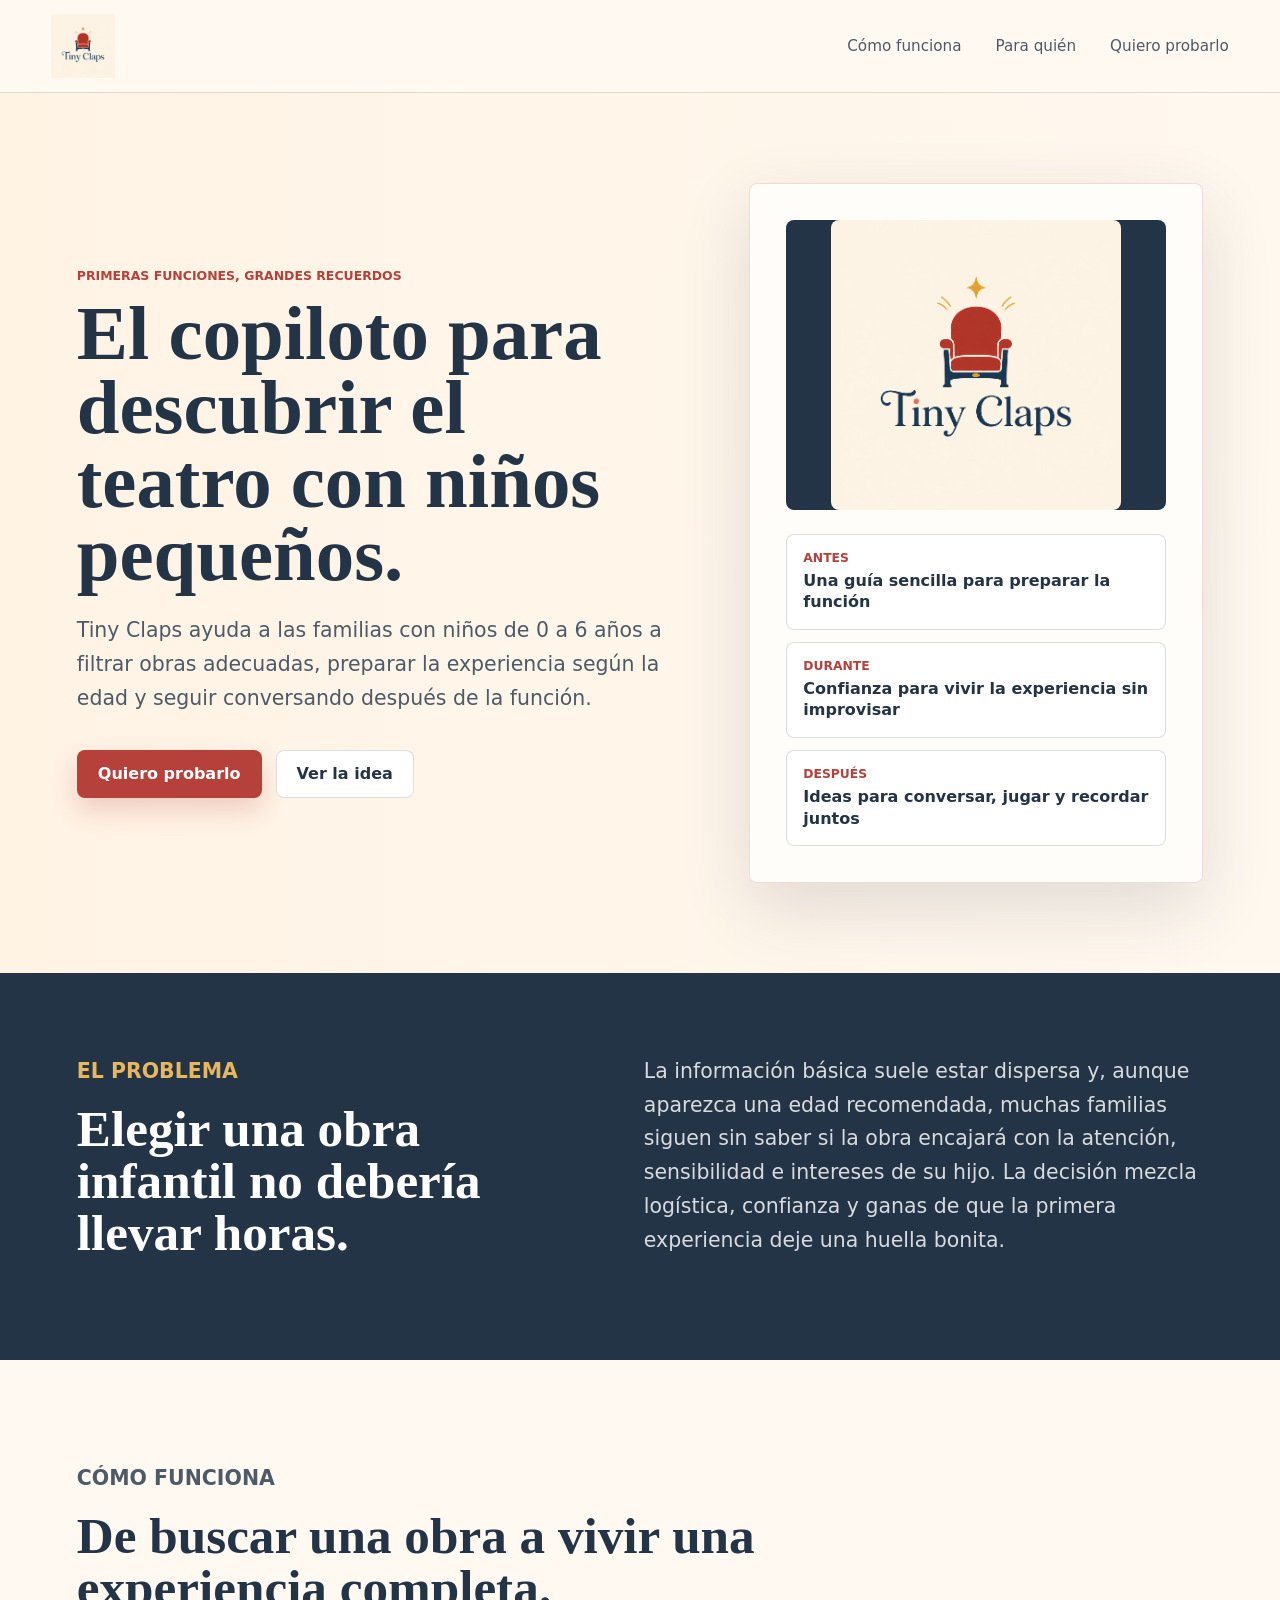
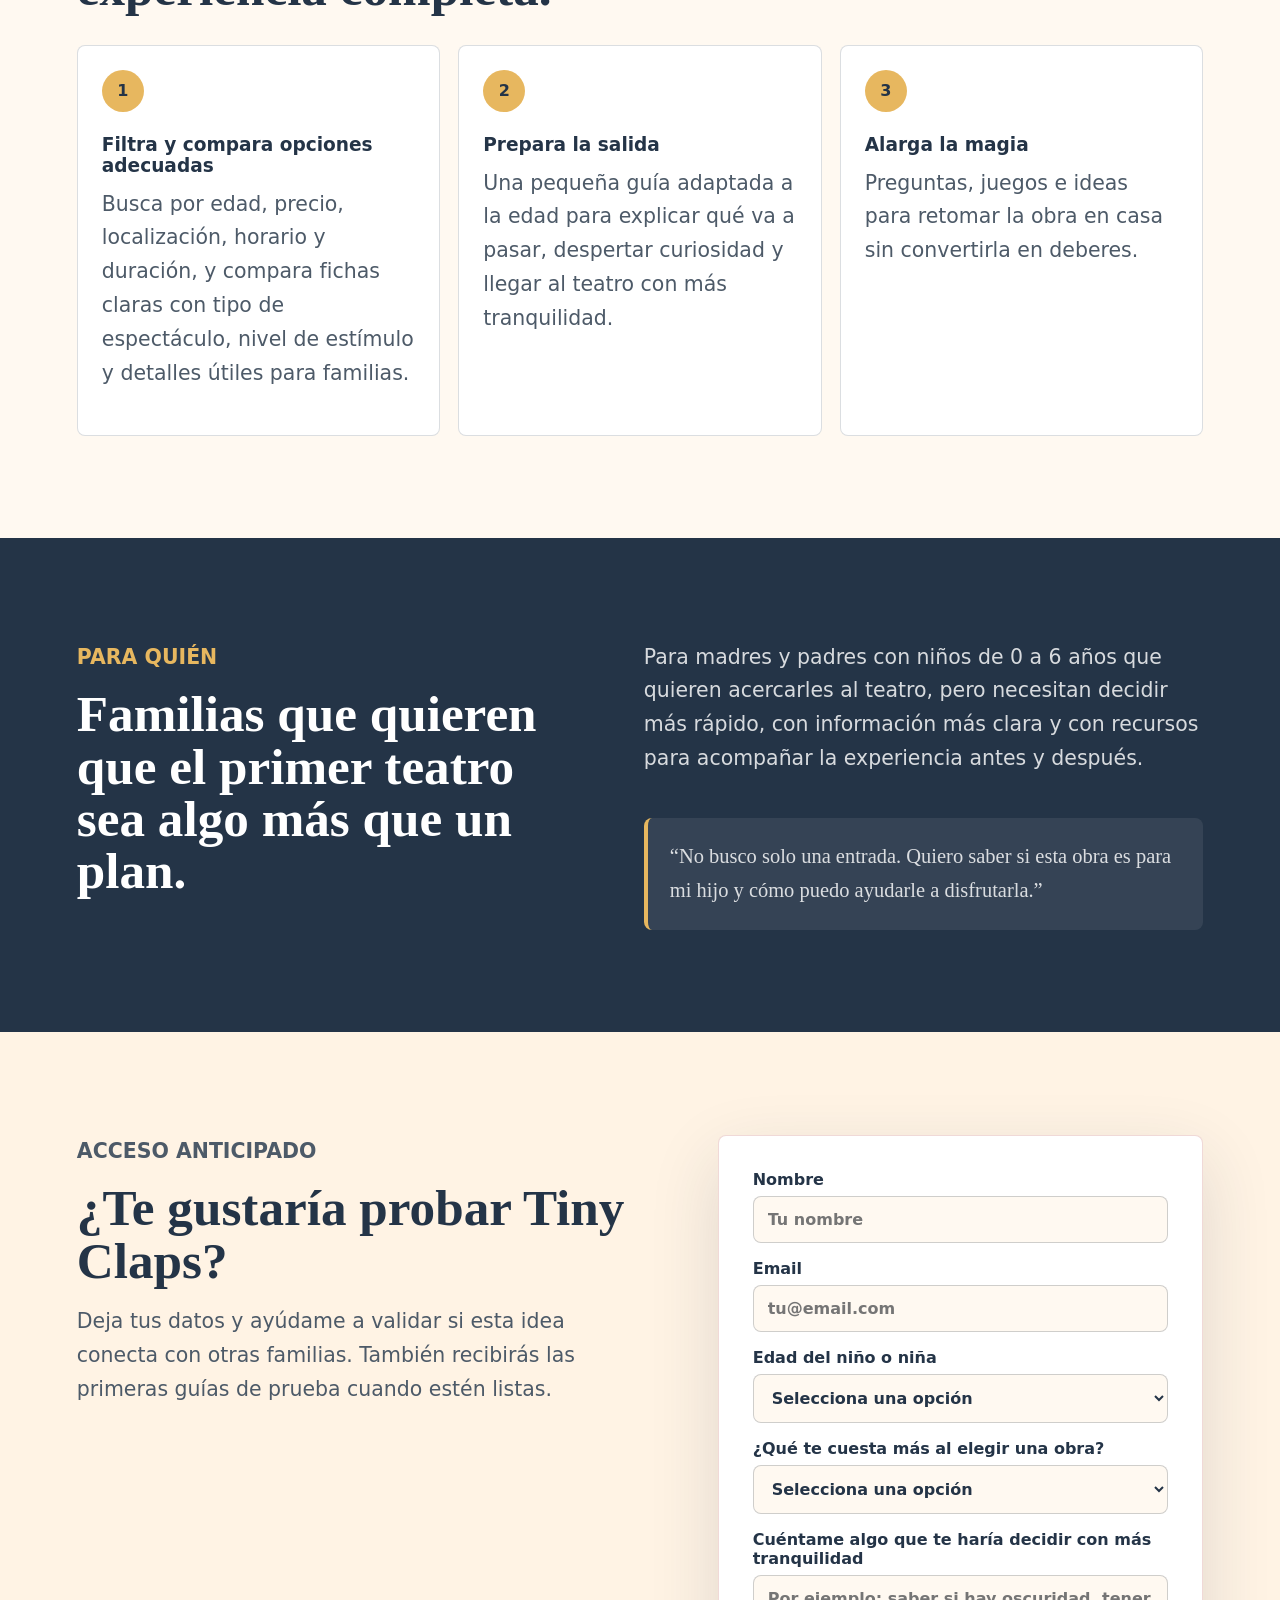
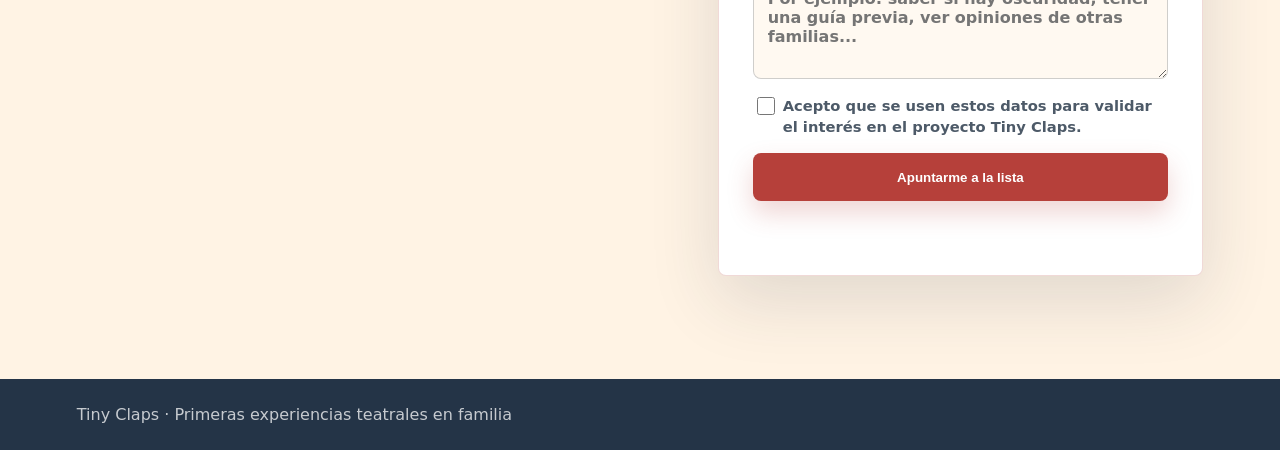
<file: index.html>
<!doctype html>
<html lang="es">
  <head>
    <meta charset="utf-8">
    <meta name="viewport" content="width=device-width, initial-scale=1">
    <title>Tiny Claps | Primeras experiencias teatrales en familia</title>
    <meta
      name="description"
      content="Tiny Claps ayuda a familias con niños de 0 a 6 años a filtrar, preparar y recordar sus primeras experiencias teatrales."
    >
    <link rel="stylesheet" href="styles.css">
  </head>
  <body>
    <header class="site-header" aria-label="Cabecera">
      <a class="brand" href="#inicio" aria-label="Tiny Claps">
        <img src="assets/tiny-claps-logo.png" alt="Tiny Claps" class="brand-logo">
      </a>
      <nav class="nav" aria-label="Navegación principal">
        <a href="#como-funciona">Cómo funciona</a>
        <a href="#familias">Para quién</a>
        <a href="#lista">Quiero probarlo</a>
      </nav>
    </header>

    <main>
      <section class="hero" id="inicio">
        <div class="hero-copy">
          <p class="eyebrow">Primeras funciones, grandes recuerdos</p>
          <h1>El copiloto para descubrir el teatro con niños pequeños.</h1>
          <p class="hero-text">
            Tiny Claps ayuda a las familias con niños de 0 a 6 años a filtrar obras adecuadas,
            preparar la experiencia según la edad y seguir conversando después de la función.
          </p>
          <div class="hero-actions">
            <a class="button primary" href="#lista">Quiero probarlo</a>
            <a class="button secondary" href="#como-funciona">Ver la idea</a>
          </div>
        </div>

        <aside class="hero-panel" aria-label="Ejemplo de acompañamiento">
          <div class="mini-stage">
            <img src="assets/tiny-claps-logo.png" alt="" aria-hidden="true">
          </div>
          <div class="experience-list">
            <div>
              <span>Antes</span>
              <strong>Una guía sencilla para preparar la función</strong>
            </div>
            <div>
              <span>Durante</span>
              <strong>Confianza para vivir la experiencia sin improvisar</strong>
            </div>
            <div>
              <span>Después</span>
              <strong>Ideas para conversar, jugar y recordar juntos</strong>
            </div>
          </div>
        </aside>
      </section>

      <section class="problem-band" aria-label="Problema">
        <div class="section-inner two-columns">
          <div>
            <p class="eyebrow">El problema</p>
            <h2>Elegir una obra infantil no debería llevar horas.</h2>
          </div>
          <p>
            La información básica suele estar dispersa y, aunque aparezca una edad recomendada,
            muchas familias siguen sin saber si la obra encajará con la atención, sensibilidad
            e intereses de su hijo. La decisión mezcla logística, confianza y ganas de que la
            primera experiencia deje una huella bonita.
          </p>
        </div>
      </section>

      <section class="section" id="como-funciona">
        <div class="section-heading">
          <p class="eyebrow">Cómo funciona</p>
          <h2>De buscar una obra a vivir una experiencia completa.</h2>
        </div>
        <div class="steps">
          <article>
            <span class="step-number">1</span>
            <h3>Filtra y compara opciones adecuadas</h3>
            <p>
              Busca por edad, precio, localización, horario y duración, y compara fichas claras
              con tipo de espectáculo, nivel de estímulo y detalles útiles para familias.
            </p>
          </article>
          <article>
            <span class="step-number">2</span>
            <h3>Prepara la salida</h3>
            <p>
              Una pequeña guía adaptada a la edad para explicar qué va a pasar, despertar
              curiosidad y llegar al teatro con más tranquilidad.
            </p>
          </article>
          <article>
            <span class="step-number">3</span>
            <h3>Alarga la magia</h3>
            <p>
              Preguntas, juegos e ideas para retomar la obra en casa sin convertirla en deberes.
            </p>
          </article>
        </div>
      </section>

      <section class="section audience" id="familias">
        <div class="section-inner two-columns">
          <div>
            <p class="eyebrow">Para quién</p>
            <h2>Familias que quieren que el primer teatro sea algo más que un plan.</h2>
          </div>
          <div class="audience-copy">
            <p>
              Para madres y padres con niños de 0 a 6 años que quieren acercarles al teatro,
              pero necesitan decidir más rápido, con información más clara y con recursos
              para acompañar la experiencia antes y después.
            </p>
            <p class="quote">
              “No busco solo una entrada. Quiero saber si esta obra es para mi hijo y cómo
              puedo ayudarle a disfrutarla.”
            </p>
          </div>
        </div>
      </section>

      <section class="signup-section" id="lista">
        <div class="signup-copy">
          <p class="eyebrow">Acceso anticipado</p>
          <h2>¿Te gustaría probar Tiny Claps?</h2>
          <p>
            Deja tus datos y ayúdame a validar si esta idea conecta con otras familias.
            También recibirás las primeras guías de prueba cuando estén listas.
          </p>
        </div>

        <form class="signup-form" id="interestForm" name="tiny-claps-interest" method="POST" action="https://formsubmit.co/c263b5c82e6ff4217a54aa49a2b78fde">
          <input type="hidden" name="_subject" value="New landing page form submission for Tiny Claps">
          <input type="hidden" name="_template" value="table">
          <label>
            Nombre
            <input name="name" type="text" autocomplete="name" placeholder="Tu nombre" required>
          </label>
          <label>
            Email
            <input name="email" type="email" autocomplete="email" placeholder="tu@email.com" required>
          </label>
          <label>
            Edad del niño o niña
            <select name="childAge" required>
              <option value="">Selecciona una opción</option>
              <option>0-12 meses</option>
              <option>1 año</option>
              <option>2 años</option>
              <option>3 años</option>
              <option>4 años</option>
              <option>5 años</option>
              <option>6 años</option>
              <option>Más de 6 años</option>
            </select>
          </label>
          <label>
            ¿Qué te cuesta más al elegir una obra?
            <select name="friction" required>
              <option value="">Selecciona una opción</option>
              <option>Encontrar información básica clara</option>
              <option>Saber si es adecuada para su edad real</option>
              <option>Valorar duración, ruido, oscuridad o estímulos</option>
              <option>Preparar la experiencia antes de ir</option>
              <option>Retomar la experiencia después</option>
            </select>
          </label>
          <label>
            Cuéntame algo que te haría decidir con más tranquilidad
            <textarea name="comment" rows="4" placeholder="Por ejemplo: saber si hay oscuridad, tener una guía previa, ver opiniones de otras familias..."></textarea>
          </label>
          <label class="checkbox">
            <input name="consent" type="checkbox" required>
            <span>Acepto que se usen estos datos para validar el interés en el proyecto Tiny Claps.</span>
          </label>
          <button class="button primary full" type="submit" id="interestButton">Apuntarme a la lista</button>
          <p class="form-message" id="formMessage" role="status" aria-live="polite"></p>
        </form>
      </section>
    </main>

    <footer class="footer">
      <p>Tiny Claps · Primeras experiencias teatrales en familia</p>
    </footer>
    <script src="script.js"></script>
  </body>
</html>
</file>
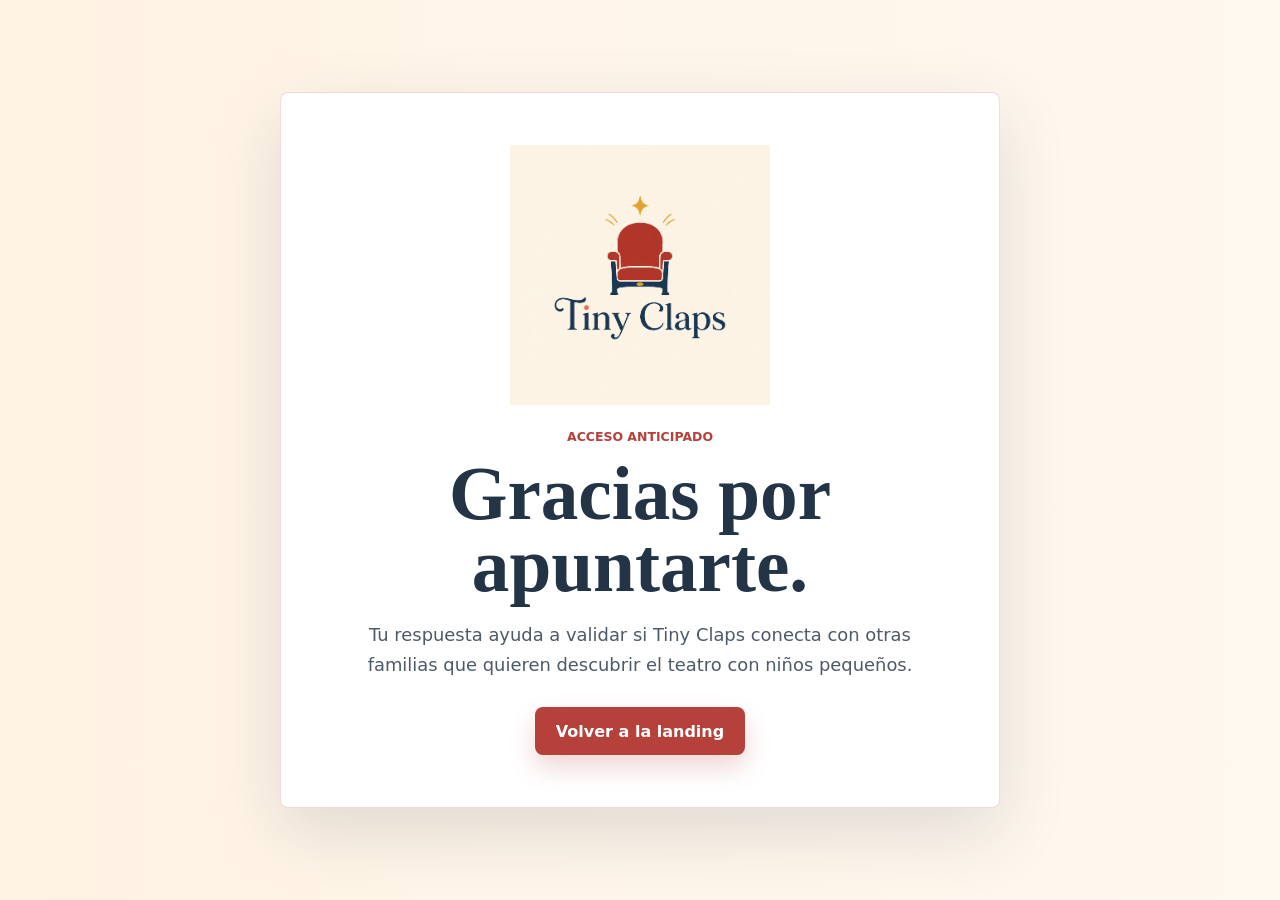
<file: gracias.html>
<!doctype html>
<html lang="es">
  <head>
    <meta charset="utf-8">
    <meta name="viewport" content="width=device-width, initial-scale=1">
    <title>Gracias | Tiny Claps</title>
    <link rel="stylesheet" href="styles.css">
  </head>
  <body>
    <main class="thanks-page">
      <section class="thanks-card">
        <img src="assets/tiny-claps-logo.png" alt="Tiny Claps" class="thanks-logo">
        <p class="eyebrow">Acceso anticipado</p>
        <h1>Gracias por apuntarte.</h1>
        <p>
          Tu respuesta ayuda a validar si Tiny Claps conecta con otras familias que quieren
          descubrir el teatro con niños pequeños.
        </p>
        <a class="button primary" href="/">Volver a la landing</a>
      </section>
    </main>
  </body>
</html>
</file>
<file: styles.css>
:root {
  --curtain: #b6403a;
  --coral: #e9826a;
  --cream: #fff3e4;
  --paper: #fff9f1;
  --night: #243447;
  --gold: #e7b75f;
  --ink-soft: #4d5a68;
  --line: rgba(36, 52, 71, 0.16);
  --shadow: 0 24px 70px rgba(36, 52, 71, 0.14);
}

* {
  box-sizing: border-box;
}

html {
  scroll-behavior: smooth;
}

body {
  margin: 0;
  color: var(--night);
  background: var(--paper);
  font-family: Inter, ui-sans-serif, system-ui, -apple-system, BlinkMacSystemFont, "Segoe UI", sans-serif;
}

img {
  max-width: 100%;
  display: block;
}

a {
  color: inherit;
  text-decoration: none;
}

.site-header {
  position: sticky;
  top: 0;
  z-index: 10;
  display: flex;
  align-items: center;
  justify-content: space-between;
  gap: 24px;
  padding: 14px clamp(18px, 4vw, 56px);
  background: rgba(255, 249, 241, 0.92);
  border-bottom: 1px solid var(--line);
  backdrop-filter: blur(16px);
}

.brand-logo {
  width: 148px;
  height: 64px;
  object-fit: contain;
  object-position: left center;
}

.nav {
  display: flex;
  align-items: center;
  gap: clamp(14px, 3vw, 34px);
  color: var(--ink-soft);
  font-size: 0.95rem;
}

.nav a:hover {
  color: var(--curtain);
}

.hero {
  min-height: calc(100svh - 94px);
  display: grid;
  grid-template-columns: minmax(0, 1.05fr) minmax(300px, 0.8fr);
  gap: clamp(30px, 6vw, 84px);
  align-items: center;
  padding: clamp(46px, 7vw, 92px) clamp(18px, 6vw, 88px);
  background:
    linear-gradient(90deg, rgba(255, 243, 228, 0.96), rgba(255, 249, 241, 0.86)),
    radial-gradient(circle at 78% 30%, rgba(231, 183, 95, 0.2), transparent 30%),
    var(--cream);
}

.hero-copy,
.section-heading,
.signup-copy {
  max-width: 740px;
}

.eyebrow {
  margin: 0 0 14px;
  color: var(--curtain);
  font-weight: 800;
  font-size: 0.78rem;
  text-transform: uppercase;
}

h1,
h2,
h3,
p {
  margin-top: 0;
}

h1,
h2 {
  font-family: Georgia, "Times New Roman", serif;
  font-weight: 700;
}

h1 {
  max-width: 780px;
  margin-bottom: 22px;
  font-size: clamp(2.55rem, 6vw, 5.8rem);
  line-height: 0.96;
}

h2 {
  margin-bottom: 18px;
  font-size: clamp(2rem, 4vw, 3.65rem);
  line-height: 1.02;
}

h3 {
  margin-bottom: 12px;
  font-size: 1.16rem;
}

.hero-text,
.section p,
.problem-band p,
.signup-copy p,
.validation-panel p {
  color: var(--ink-soft);
  font-size: clamp(1.05rem, 2vw, 1.28rem);
  line-height: 1.65;
}

.hero-actions {
  display: flex;
  flex-wrap: wrap;
  gap: 14px;
  margin-top: 34px;
}

.button {
  display: inline-flex;
  min-height: 48px;
  align-items: center;
  justify-content: center;
  border: 1px solid transparent;
  border-radius: 8px;
  padding: 13px 20px;
  font-weight: 800;
  cursor: pointer;
  transition: transform 160ms ease, box-shadow 160ms ease, background 160ms ease;
}

.button:hover {
  transform: translateY(-1px);
}

.primary {
  color: #fff;
  background: var(--curtain);
  box-shadow: 0 12px 26px rgba(182, 64, 58, 0.22);
}

.secondary {
  color: var(--night);
  background: #fff;
  border-color: var(--line);
}

.full {
  width: 100%;
}

.hero-panel {
  padding: clamp(22px, 3vw, 36px);
  background: rgba(255, 255, 255, 0.72);
  border: 1px solid rgba(182, 64, 58, 0.18);
  border-radius: 8px;
  box-shadow: var(--shadow);
}

.mini-stage {
  display: grid;
  place-items: center;
  min-height: 260px;
  margin-bottom: 24px;
  background: var(--night);
  border-radius: 8px;
}

.mini-stage img {
  width: min(290px, 88%);
  mix-blend-mode: normal;
  border-radius: 8px;
}

.experience-list {
  display: grid;
  gap: 12px;
}

.experience-list div,
.steps article {
  border: 1px solid var(--line);
  border-radius: 8px;
  background: #fff;
}

.experience-list div {
  padding: 16px;
}

.experience-list span {
  display: block;
  margin-bottom: 5px;
  color: var(--curtain);
  font-size: 0.77rem;
  font-weight: 900;
  text-transform: uppercase;
}

.experience-list strong {
  display: block;
  line-height: 1.35;
}

.problem-band,
.audience {
  background: var(--night);
  color: #fff;
}

.problem-band {
  padding: clamp(42px, 7vw, 82px) clamp(18px, 6vw, 88px);
}

.problem-band .eyebrow,
.audience .eyebrow {
  color: var(--gold);
}

.problem-band p,
.audience p {
  color: rgba(255, 255, 255, 0.82);
}

.section {
  padding: clamp(54px, 8vw, 104px) clamp(18px, 6vw, 88px);
}

.section-inner {
  max-width: 1180px;
  margin: 0 auto;
}

.two-columns {
  display: grid;
  grid-template-columns: minmax(0, 0.86fr) minmax(300px, 1fr);
  gap: clamp(28px, 7vw, 86px);
  align-items: start;
}

.section-heading {
  margin-bottom: 30px;
}

.steps {
  display: grid;
  grid-template-columns: repeat(3, minmax(0, 1fr));
  gap: 18px;
}

.steps article {
  min-height: 248px;
  padding: 24px;
}

.step-number {
  display: grid;
  width: 42px;
  height: 42px;
  place-items: center;
  margin-bottom: 22px;
  color: var(--night);
  background: var(--gold);
  border-radius: 50%;
  font-weight: 900;
}

.audience-copy {
  display: grid;
  gap: 22px;
}

.quote {
  margin: 0;
  padding: 22px;
  color: #fff;
  background: rgba(255, 255, 255, 0.08);
  border-left: 4px solid var(--gold);
  border-radius: 8px;
  font-family: Georgia, "Times New Roman", serif;
}

.signup-section {
  display: grid;
  grid-template-columns: minmax(0, 0.82fr) minmax(320px, 0.72fr);
  gap: clamp(30px, 7vw, 88px);
  align-items: start;
  padding: clamp(54px, 8vw, 104px) clamp(18px, 6vw, 88px);
  background: var(--cream);
}

.signup-form {
  display: grid;
  gap: 16px;
  padding: clamp(22px, 4vw, 34px);
  background: #fff;
  border: 1px solid rgba(182, 64, 58, 0.2);
  border-radius: 8px;
  box-shadow: var(--shadow);
}

label {
  display: grid;
  gap: 7px;
  color: var(--night);
  font-weight: 800;
}

input,
select,
textarea {
  width: 100%;
  border: 1px solid rgba(36, 52, 71, 0.22);
  border-radius: 8px;
  padding: 13px 14px;
  color: var(--night);
  background: var(--paper);
  font: inherit;
}

textarea {
  resize: vertical;
}

input:focus,
select:focus,
textarea:focus {
  outline: 3px solid rgba(231, 183, 95, 0.38);
  border-color: var(--curtain);
}

.checkbox {
  grid-template-columns: 20px 1fr;
  align-items: start;
  gap: 10px;
  color: var(--ink-soft);
  font-size: 0.92rem;
  font-weight: 600;
  line-height: 1.45;
}

.checkbox input {
  width: 18px;
  height: 18px;
  margin-top: 2px;
}

.form-message {
  min-height: 24px;
  margin: 0;
  color: var(--curtain);
  font-weight: 800;
}

.validation-panel {
  display: none !important;
  display: flex;
  align-items: center;
  justify-content: space-between;
  gap: 24px;
  padding: 32px clamp(18px, 6vw, 88px);
  background: #fff;
  border-top: 1px solid var(--line);
}

.validation-panel h2 {
  margin-bottom: 8px;
  font-size: clamp(1.5rem, 3vw, 2.4rem);
}

.validation-panel p {
  margin-bottom: 0;
  font-size: 1rem;
}

.validation-actions {
  display: flex;
  flex-wrap: wrap;
  align-items: center;
  justify-content: flex-end;
  gap: 12px;
  min-width: 260px;
}

.text-button {
  border: 0;
  padding: 10px 0;
  color: var(--ink-soft);
  background: transparent;
  font: inherit;
  font-weight: 800;
  cursor: pointer;
}

.text-button:hover {
  color: var(--curtain);
}

.footer {
  padding: 26px clamp(18px, 6vw, 88px);
  color: rgba(255, 255, 255, 0.74);
  background: var(--night);
}

.footer p {
  margin: 0;
}

.thanks-page {
  min-height: 100svh;
  display: grid;
  place-items: center;
  padding: clamp(24px, 6vw, 80px);
  background:
    linear-gradient(90deg, rgba(255, 243, 228, 0.96), rgba(255, 249, 241, 0.86)),
    var(--cream);
}

.thanks-card {
  width: min(720px, 100%);
  padding: clamp(28px, 5vw, 52px);
  background: #fff;
  border: 1px solid rgba(182, 64, 58, 0.18);
  border-radius: 8px;
  box-shadow: var(--shadow);
  text-align: center;
}

.thanks-logo {
  width: min(260px, 75%);
  margin: 0 auto 24px;
}

.thanks-card h1 {
  margin-bottom: 18px;
  font-size: clamp(2.3rem, 6vw, 4.7rem);
}

.thanks-card p:not(.eyebrow) {
  max-width: 560px;
  margin: 0 auto 28px;
  color: var(--ink-soft);
  font-size: 1.12rem;
  line-height: 1.65;
}

@media (max-width: 880px) {
  .site-header {
    position: static;
    align-items: flex-start;
    flex-direction: column;
  }

  .nav {
    width: 100%;
    justify-content: space-between;
    gap: 10px;
    font-size: 0.9rem;
  }

  .hero,
  .two-columns,
  .signup-section {
    grid-template-columns: 1fr;
  }

  .hero {
    min-height: auto;
  }

  .steps {
    grid-template-columns: 1fr;
  }

  .steps article {
    min-height: auto;
  }

  .validation-panel {
    align-items: flex-start;
    flex-direction: column;
  }

  .validation-actions {
    justify-content: flex-start;
  }
}

@media (max-width: 560px) {
  .brand-logo {
    width: 132px;
    height: 58px;
  }

  .nav {
    flex-wrap: wrap;
  }

  .hero-actions {
    align-items: stretch;
    flex-direction: column;
  }

  .button {
    width: 100%;
  }

  .mini-stage {
    min-height: 210px;
  }
}
</file>
